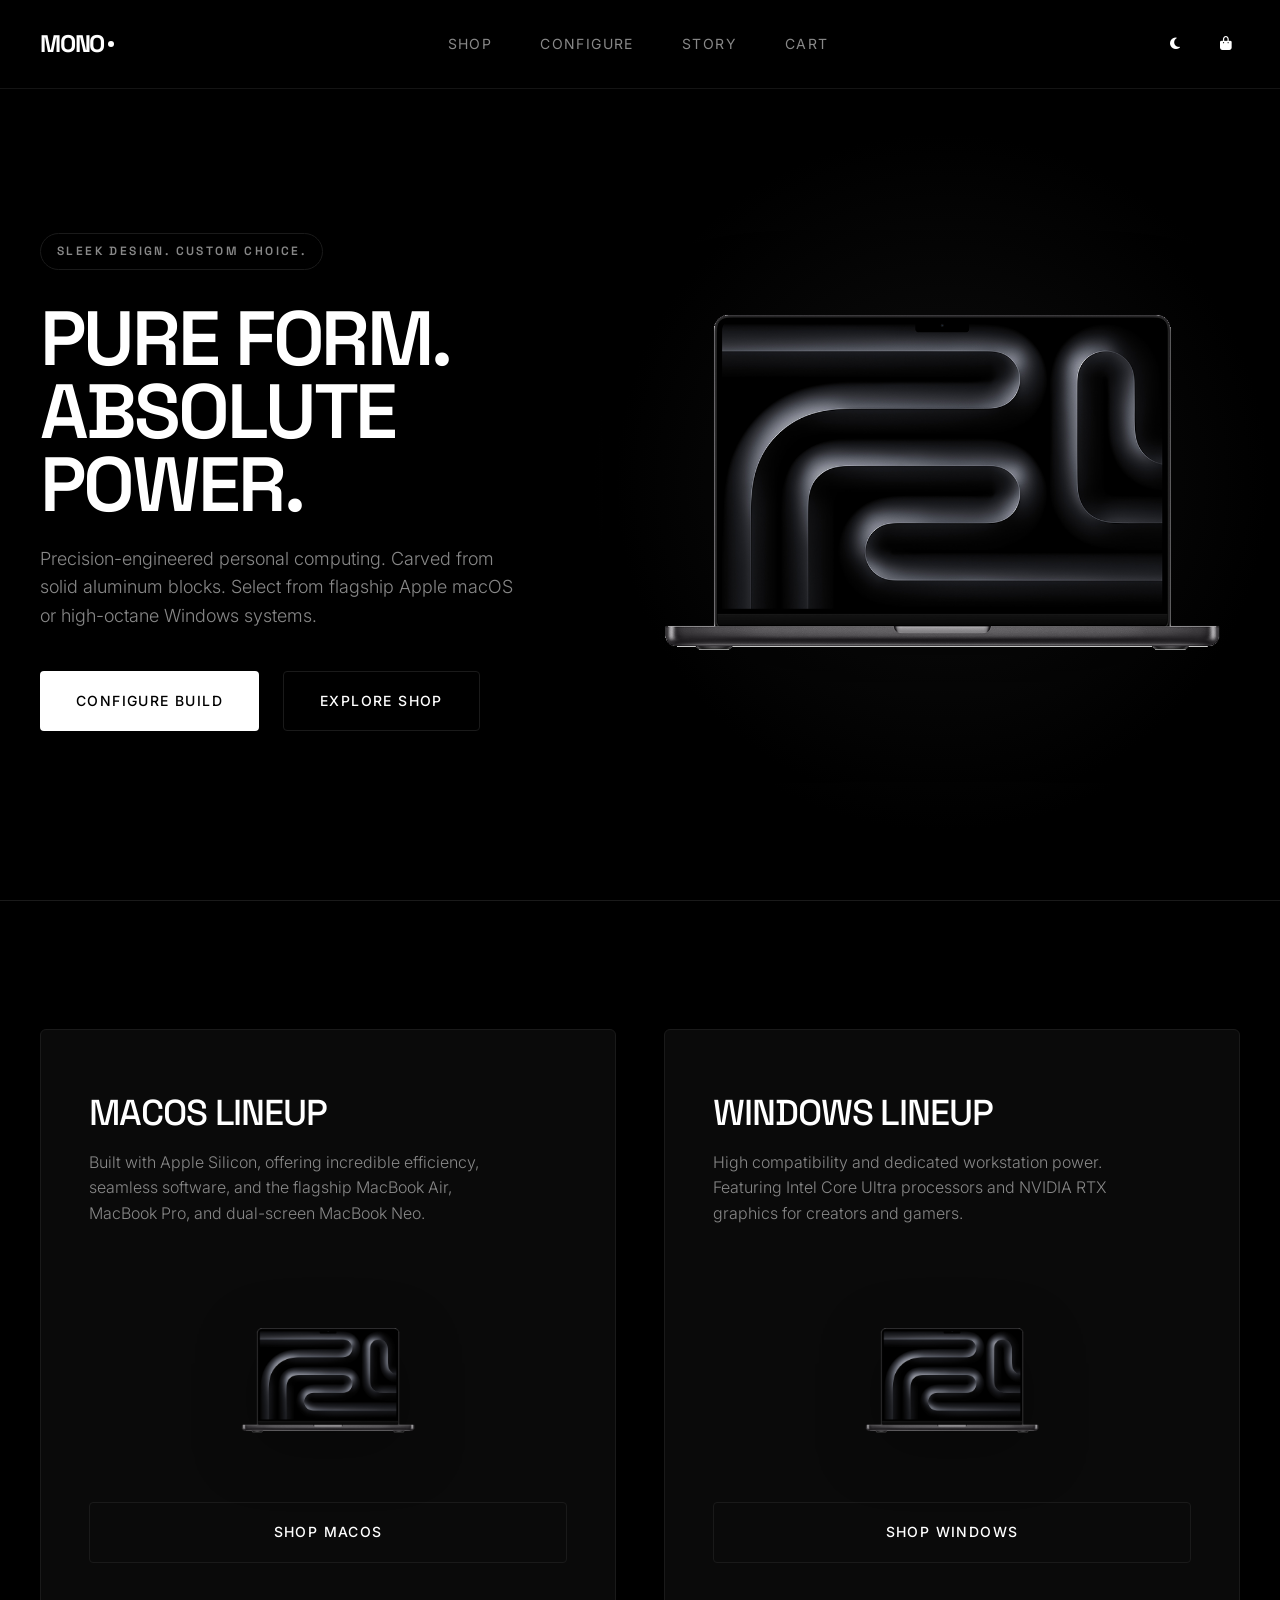
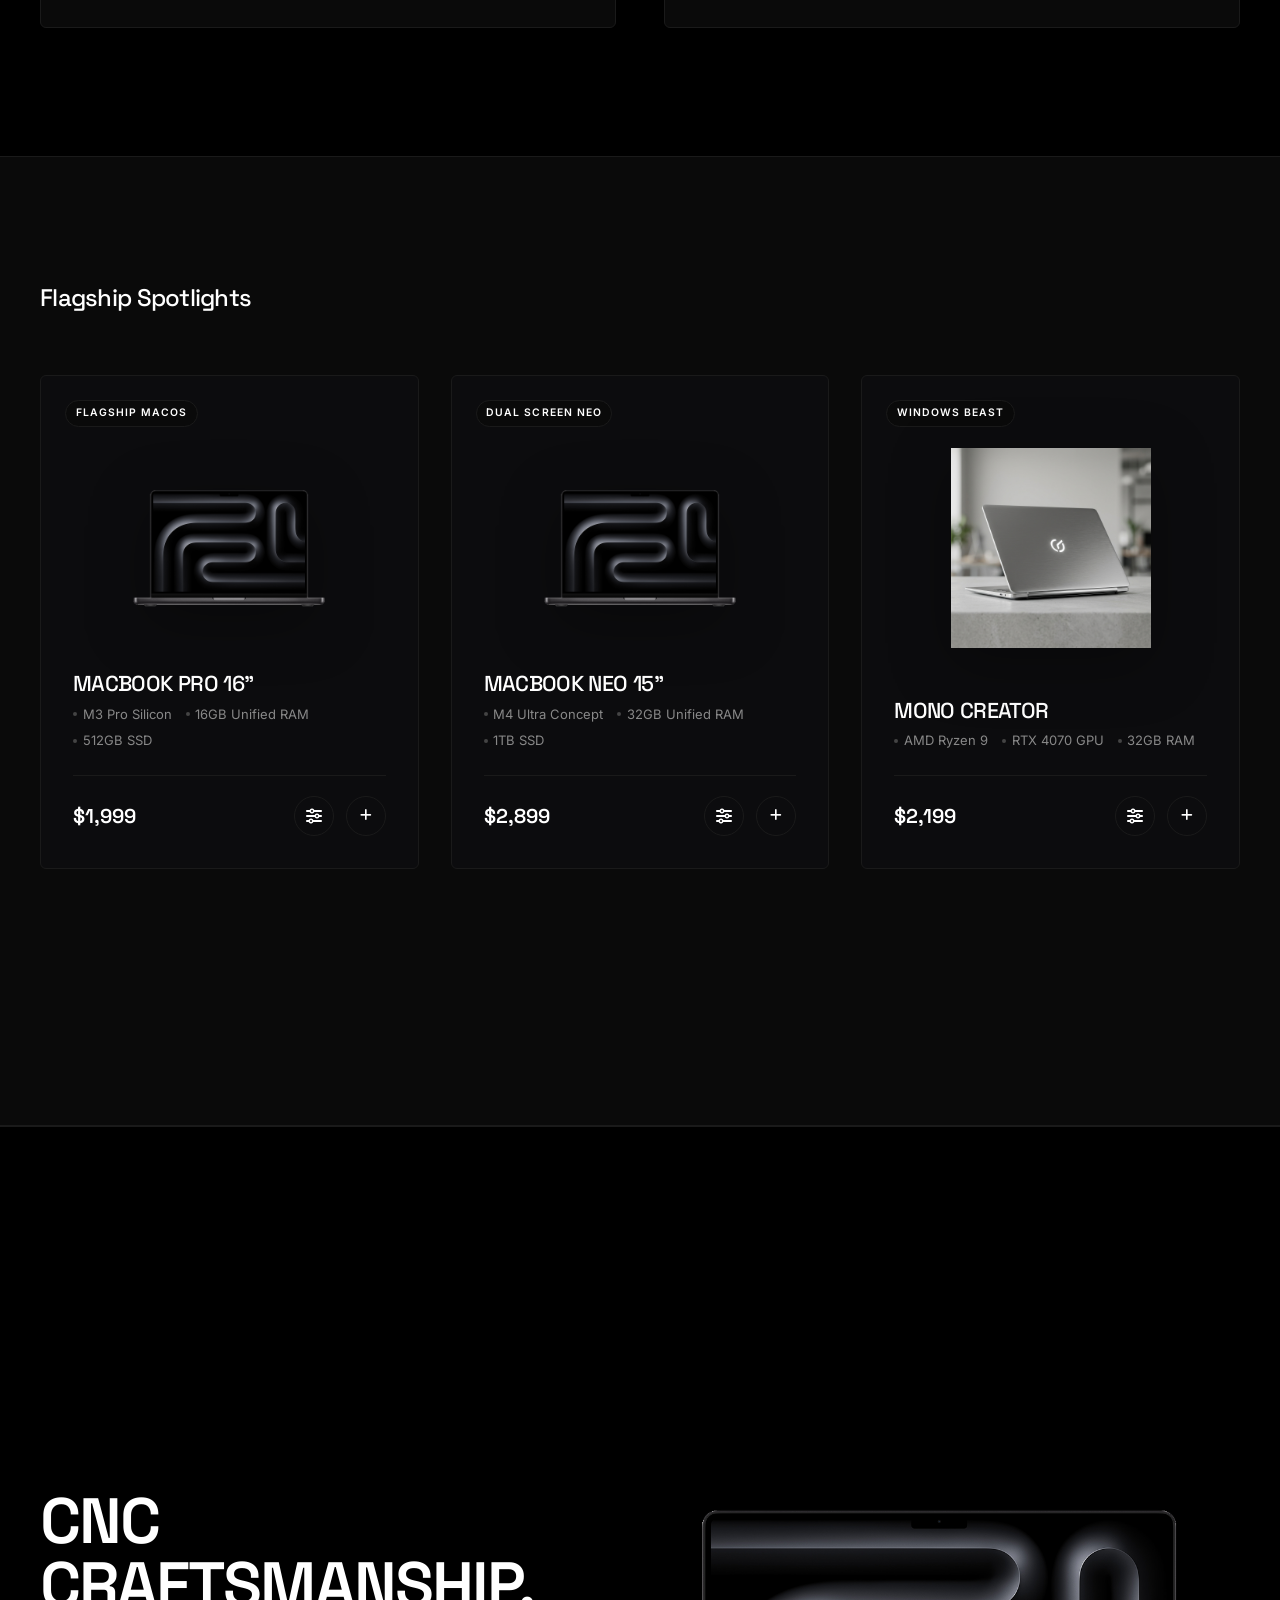
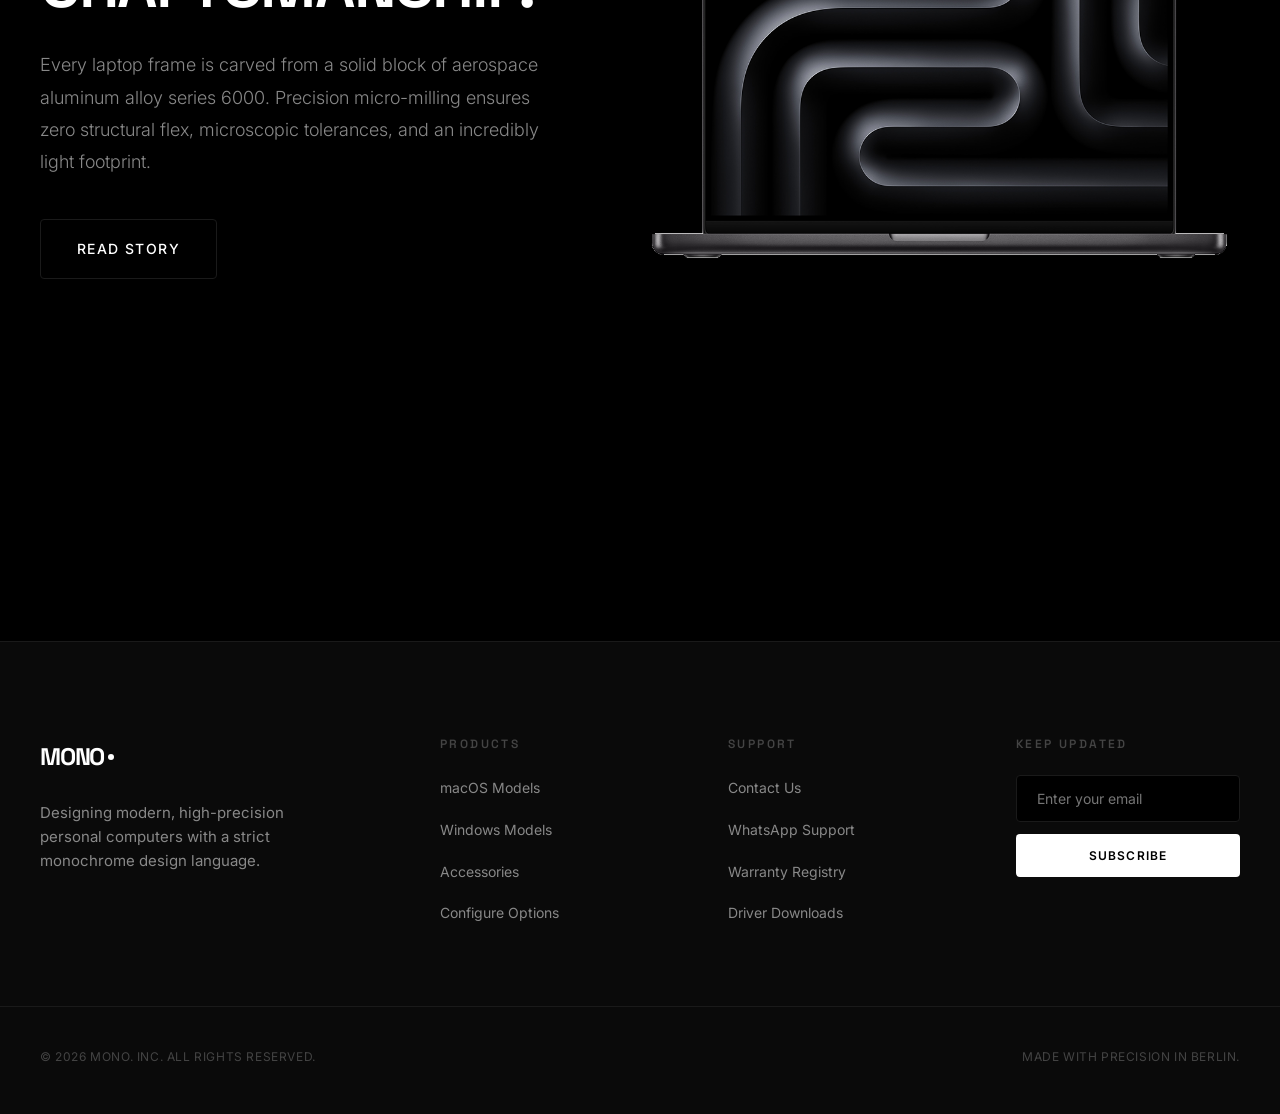
<file: index.html>
<!DOCTYPE html>
<html lang="en">
<head>
    <meta charset="UTF-8">
    <meta name="viewport" content="width=device-width, initial-scale=1.0">
    <meta name="description" content="MONO Laptops - Premium minimalist laptops running macOS and Windows. Configure your MacBook Air, MacBook Pro, MacBook Neo, or high-performance Windows Creator system.">
    <title>MONO. | Premium Minimalist Laptops</title>
    <!-- FontAwesome for icons -->
    <link rel="stylesheet" href="https://cdnjs.cloudflare.com/ajax/libs/font-awesome/6.4.0/css/all.min.css">
    <!-- Style Sheet -->
    <link rel="stylesheet" href="styles.css">
</head>
<body>

    <!-- GLOBAL HEADER -->
    <header id="main-header">
        <div class="container nav-container">
            <a href="index.html" class="logo" id="brand-logo">MONO<span></span></a>
            
            <nav>
                <ul class="nav-links" id="desktop-menu">
                    <li><a href="products.html" class="nav-link">Shop</a></li>
                    <li><a href="configure.html" class="nav-link">Configure</a></li>
                    <li><a href="about.html" class="nav-link">Story</a></li>
                    <li><a href="cart.html" class="nav-link">Cart</a></li>
                </ul>
            </nav>
            
            <div class="nav-actions">
                <button class="nav-btn" id="theme-toggle-btn" aria-label="Toggle Dark/Light Theme">
                    <i class="fa-solid fa-moon theme-icon-moon"></i>
                    <i class="fa-solid fa-sun theme-icon-sun"></i>
                </button>
                <button class="nav-btn" id="cart-trigger-btn" aria-label="Open Shopping Drawer">
                    <i class="fa-solid fa-bag-shopping"></i>
                    <span class="cart-count" id="global-cart-count">0</span>
                </button>
                <button class="nav-btn menu-toggle" id="mobile-menu-btn" aria-label="Toggle Navigation Menu">
                    <i class="fa-solid fa-bars" id="menu-icon"></i>
                </button>
            </div>
        </div>
    </header>

    <!-- MOBILE NAVIGATION MENU -->
    <div class="mobile-nav" id="mobile-nav-panel">
        <ul class="mobile-nav-links">
            <li><a href="products.html" onclick="toggleMobileMenu()">Shop</a></li>
            <li><a href="configure.html" onclick="toggleMobileMenu()">Configure</a></li>
            <li><a href="about.html" onclick="toggleMobileMenu()">Story</a></li>
            <li><a href="cart.html" onclick="toggleMobileMenu()">Cart</a></li>
        </ul>
    </div>

    <!-- HOME HERO SECTION -->
    <section class="hero" id="home">
        <div class="container hero-grid">
            <div class="hero-content">
                <div class="hero-badge fade-up-init">Sleek Design. Custom Choice.</div>
                <h1 class="hero-title fade-up-init delay-100">Pure Form.<br>Absolute Power.</h1>
                <p class="hero-description fade-up-init delay-200">
                    Precision-engineered personal computing. Carved from solid aluminum blocks. Select from flagship Apple macOS or high-octane Windows systems.
                </p>
                <div class="hero-ctas fade-up-init delay-300">
                    <a href="configure.html" class="btn btn-primary">Configure Build</a>
                    <a href="products.html" class="btn btn-secondary">Explore Shop</a>
                </div>
            </div>
            <div class="hero-image-wrapper fade-up-init delay-200">
                <div class="hero-image-bg"></div>
                <img src="assets/mbp14-m4-2024-1093056707.png" alt="MacBook Pro Obsidian Black" class="hero-image" id="hero-laptop-image">
            </div>
        </div>
    </section>

    <!-- OS DUAL BLOCKS SECTION (MAC VS WINDOWS) -->
    <section class="dual-platforms" id="os-showcase">
        <div class="container">
            <div class="dual-grid">
                <!-- MacOS Block -->
                <div class="platform-block fade-up-init" id="macos-promo">
                    <div class="platform-header">
                        <h3>macOS Lineup</h3>
                        <p>Built with Apple Silicon, offering incredible efficiency, seamless software, and the flagship MacBook Air, MacBook Pro, and dual-screen MacBook Neo.</p>
                    </div>
                    <div class="platform-img-box">
                        <img src="assets/mbp14-m4-2024-1093056707.png" alt="MacBook Neo Dual Screen Concept">
                    </div>
                    <a href="products.html?filter=macos" class="btn btn-secondary">Shop macOS</a>
                </div>

                <!-- Windows Block -->
                <div class="platform-block fade-up-init delay-100" id="windows-promo">
                    <div class="platform-header">
                        <h3>Windows Lineup</h3>
                        <p>High compatibility and dedicated workstation power. Featuring Intel Core Ultra processors and NVIDIA RTX graphics for creators and gamers.</p>
                    </div>
                    <div class="platform-img-box">
                        <img src="assets/mbp14-m4-2024-1093056707.png" alt="MONO Windows Creator Laptop">
                    </div>
                    <a href="products.html?filter=windows" class="btn btn-secondary">Shop Windows</a>
                </div>
            </div>
        </div>
    </section>

    <!-- SPOTLIGHT GRID HERO SHOWCASE -->
    <section class="dual-platforms" style="padding-top: 0; background-color: var(--bg-secondary); border-bottom: 1px solid var(--border-color);">
        <div class="container" style="padding-top: 8rem; padding-bottom: 8rem;">
            <h2 class="section-title fade-up-init" style="margin-bottom: 4rem;">Flagship Spotlights</h2>
            <div class="product-grid">
                <!-- Card 1: MacBook Pro -->
                <div class="product-card fade-up-init" id="card-spotlight-macbook-pro">
                    <span class="product-tag">Flagship macOS</span>
                    <div class="product-image-container">
                        <img src="assets/mbp14-m4-2024-1093056707.png" alt="MacBook Pro" class="product-img">
                    </div>
                    <div class="product-info">
                        <h3 class="product-title">MacBook Pro 16"</h3>
                        <ul class="product-specs">
                            <li>M3 Pro Silicon</li>
                            <li>16GB Unified RAM</li>
                            <li>512GB SSD</li>
                        </ul>
                        <div class="product-footer">
                            <span class="product-price">$1,999</span>
                            <div class="product-actions">
                                <a href="configure.html?model=macbook-pro" class="product-action-btn" aria-label="Configure MacBook Pro">
                                    <i class="fa-solid fa-sliders"></i>
                                </a>
                                <button class="product-action-btn shop-quick-add" data-id="macbook-pro" aria-label="Add MacBook Pro to Cart">
                                    <i class="fa-solid fa-plus"></i>
                                </button>
                            </div>
                        </div>
                    </div>
                </div>

                <!-- Card 2: MacBook Neo Concept -->
                <div class="product-card fade-up-init delay-100" id="card-spotlight-macbook-neo">
                    <span class="product-tag">Dual Screen Neo</span>
                    <div class="product-image-container">
                        <img src="assets/mbp14-m4-2024-1093056707.png" alt="MacBook Neo" class="product-img">
                    </div>
                    <div class="product-info">
                        <h3 class="product-title">MacBook Neo 15"</h3>
                        <ul class="product-specs">
                            <li>M4 Ultra Concept</li>
                            <li>32GB Unified RAM</li>
                            <li>1TB SSD</li>
                        </ul>
                        <div class="product-footer">
                            <span class="product-price">$2,899</span>
                            <div class="product-actions">
                                <a href="configure.html?model=macbook-neo" class="product-action-btn" aria-label="Configure MacBook Neo">
                                    <i class="fa-solid fa-sliders"></i>
                                </a>
                                <button class="product-action-btn shop-quick-add" data-id="macbook-neo" aria-label="Add MacBook Neo to Cart">
                                    <i class="fa-solid fa-plus"></i>
                                </button>
                            </div>
                        </div>
                    </div>
                </div>

                <!-- Card 3: Windows Creator -->
                <div class="product-card fade-up-init delay-200" id="card-spotlight-windows-creator">
                    <span class="product-tag">Windows Beast</span>
                    <div class="product-image-container">
                        <img src="assets/mono_silver.png" alt="Windows Creator Laptop" class="product-img">
                    </div>
                    <div class="product-info">
                        <h3 class="product-title">MONO Creator</h3>
                        <ul class="product-specs">
                            <li>AMD Ryzen 9</li>
                            <li>RTX 4070 GPU</li>
                            <li>32GB RAM</li>
                        </ul>
                        <div class="product-footer">
                            <span class="product-price">$2,199</span>
                            <div class="product-actions">
                                <a href="configure.html?model=windows-creator" class="product-action-btn" aria-label="Configure Windows Creator">
                                    <i class="fa-solid fa-sliders"></i>
                                </a>
                                <button class="product-action-btn shop-quick-add" data-id="windows-creator" aria-label="Add MONO Windows Creator to Cart">
                                    <i class="fa-solid fa-plus"></i>
                                </button>
                            </div>
                        </div>
                    </div>
                </div>
            </div>
        </div>
    </section>

    <!-- CORE TECHNOLOGY SHOWCASE -->
    <section class="dual-platforms" style="background-color: var(--bg-primary);">
        <div class="container" style="padding-top: 8rem; padding-bottom: 8rem;">
            <div class="about-editorial" style="margin-bottom: 0;">
                <div class="showcase-content">
                    <h2 class="editorial-title fade-up-init">CNC Craftsmanship.</h2>
                    <p class="editorial-text fade-up-init delay-100" style="margin-top: 2rem;">
                        Every laptop frame is carved from a solid block of aerospace aluminum alloy series 6000. Precision micro-milling ensures zero structural flex, microscopic tolerances, and an incredibly light footprint.
                    </p>
                    <a href="about.html" class="btn btn-secondary fade-up-init delay-200" style="margin-top: 2.5rem;">Read Story</a>
                </div>
                <div class="hero-image-wrapper fade-up-init delay-200">
                    <img src="assets/mbp14-m4-2024-1093056707.png" alt="Chassis engineering profile" style="filter: drop-shadow(0 20px 40px rgba(0,0,0,0.5)); border-radius: 4px;">
                </div>
            </div>
        </div>
    </section>

    <!-- SHOPPING DRAWER OVERLAY -->
    <div class="cart-overlay" id="shopping-cart-overlay">
        <div class="cart-drawer" id="shopping-cart-drawer">
            <div class="cart-header">
                <h3>Your Bag</h3>
                <button class="cart-close-btn" id="cart-close-btn" aria-label="Close Shopping Drawer">
                    <i class="fa-solid fa-xmark"></i>
                </button>
            </div>
            
            <div class="cart-items-container" id="cart-items-wrapper">
                <div class="cart-empty" id="cart-empty-message">
                    <i class="fa-solid fa-bag-shopping"></i>
                    <p>Your bag is currently empty.</p>
                </div>
            </div>

            <div class="cart-drawer-footer">
                <div class="cart-subtotal-row">
                    <span class="subtotal-label">Subtotal</span>
                    <span class="subtotal-val" id="cart-subtotal-display">$0</span>
                </div>
                <button class="btn btn-primary checkout-btn" id="cart-checkout-btn">Checkout</button>
            </div>
        </div>
    </div>

    <!-- FOOTER -->
    <footer id="support">
        <div class="container footer-grid">
            <div class="footer-brand fade-up-init">
                <a href="#" class="logo">MONO<span></span></a>
                <p>Designing modern, high-precision personal computers with a strict monochrome design language.</p>
            </div>
            
            <div class="footer-column fade-up-init delay-100">
                <h4>Products</h4>
                <ul class="footer-links">
                    <li><a href="products.html?filter=macos">macOS Models</a></li>
                    <li><a href="products.html?filter=windows">Windows Models</a></li>
                    <li><a href="products.html?filter=accessories">Accessories</a></li>
                    <li><a href="configure.html">Configure Options</a></li>
                </ul>
            </div>

            <div class="footer-column fade-up-init delay-200">
                <h4>Support</h4>
                <ul class="footer-links">
                    <li><a href="#">Contact Us</a></li>
                    <li><a href="#">WhatsApp Support</a></li>
                    <li><a href="#">Warranty Registry</a></li>
                    <li><a href="#">Driver Downloads</a></li>
                </ul>
            </div>

            <div class="footer-column fade-up-init delay-300">
                <h4>Keep Updated</h4>
                <form class="newsletter-form" id="newsletter-form-container" onsubmit="event.preventDefault(); alert('Subscribed successfully!');">
                    <input type="email" placeholder="Enter your email" class="newsletter-input" required aria-label="Email address for updates">
                    <button type="submit" class="newsletter-submit">Subscribe</button>
                </form>
            </div>
        </div>

        <div class="container footer-bottom">
            <span>&copy; 2026 MONO. Inc. All rights reserved.</span>
            <span>Made with precision in Berlin.</span>
        </div>
    </footer>

    <!-- Image asset mappings helper -->
    <script>
        const imagePaths = {
            black: 'assets/mbp14-m4-2024-1093056707.png',
            white: 'assets/mbp14-m4-2024-1093056707.png',
            silver: 'assets/mbp14-m4-2024-1093056707.png'
        };
    </script>
    <script src="app.js"></script>
</body>
</html>
</file>
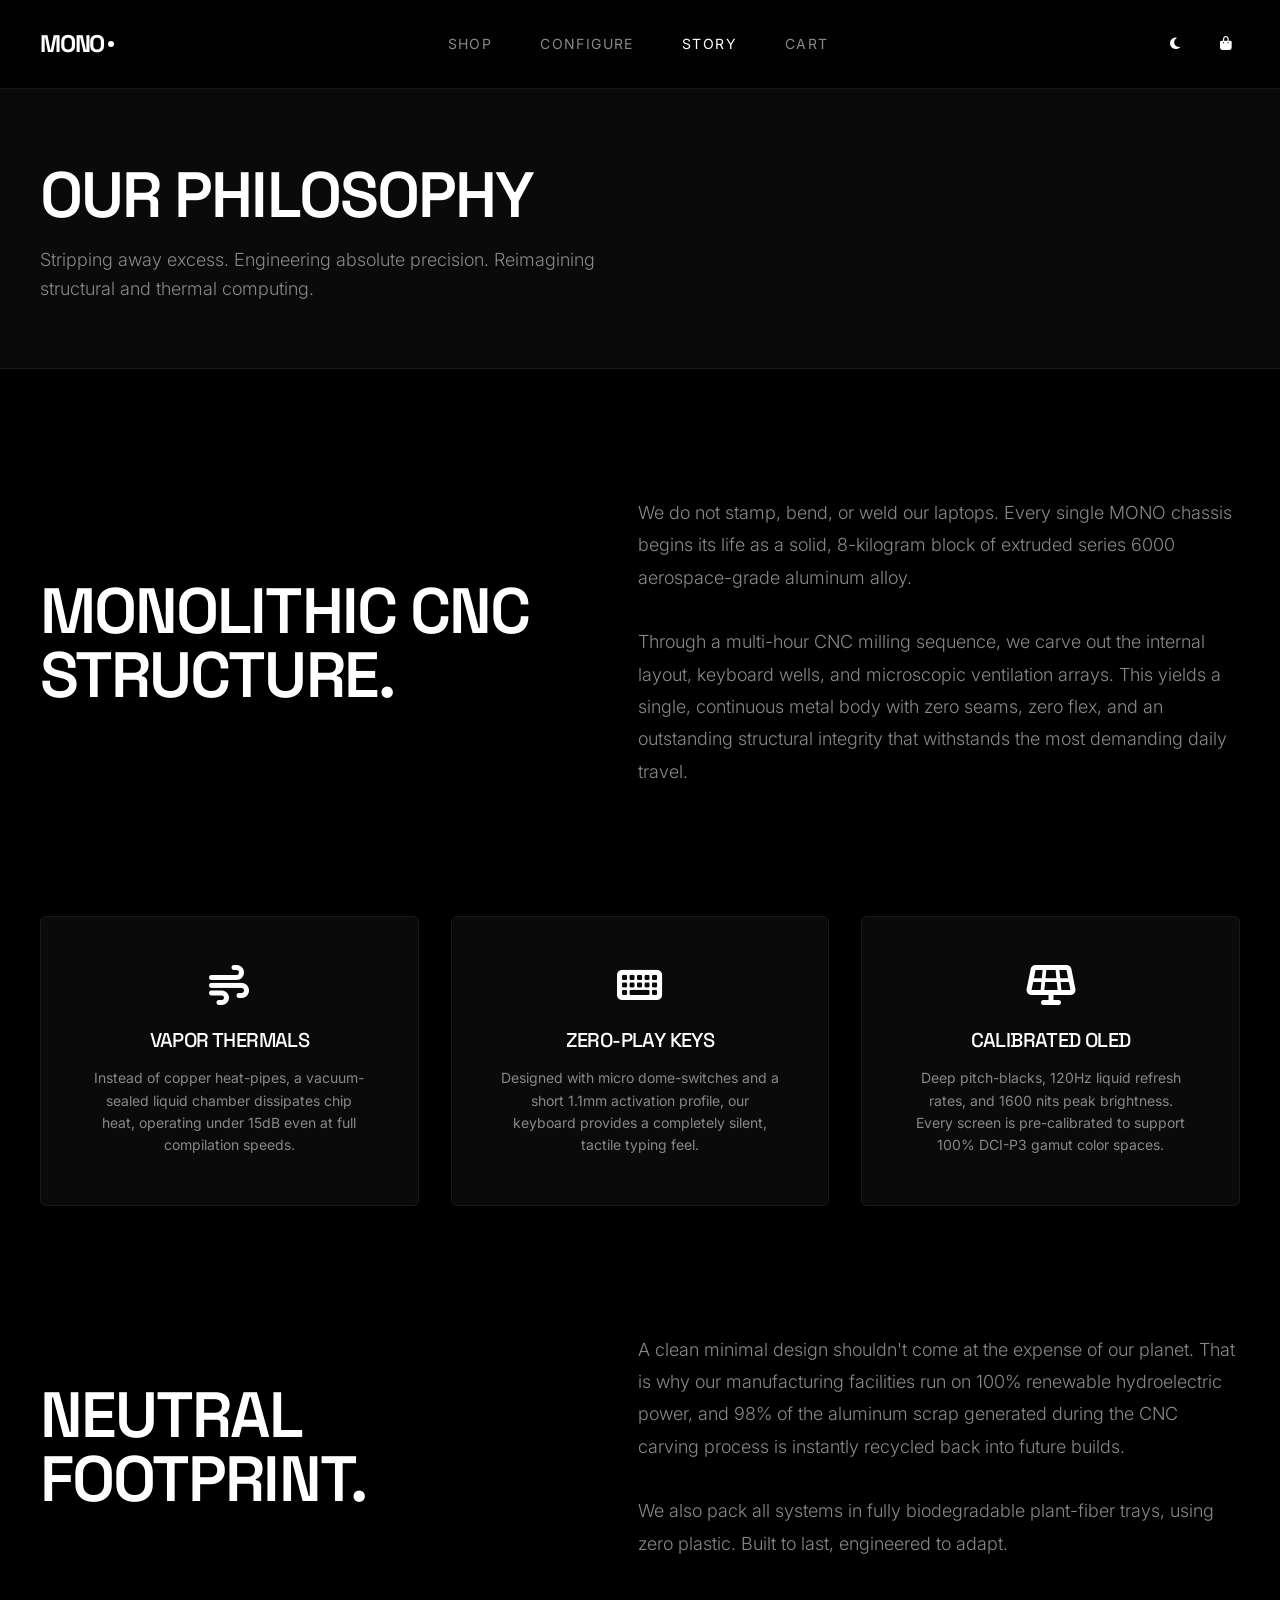
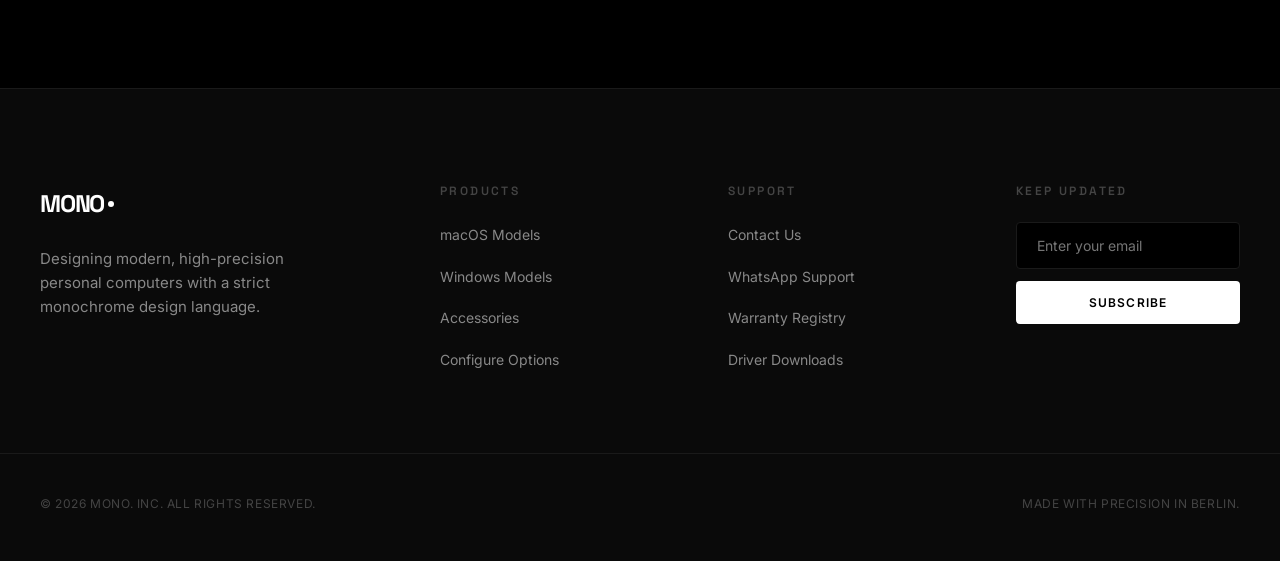
<file: about.html>
<!DOCTYPE html>
<html lang="en">
<head>
    <meta charset="UTF-8">
    <meta name="viewport" content="width=device-width, initial-scale=1.0">
    <meta name="description" content="Discover MONO Laptops story. Engineered with monolithic CNC-milled aluminum, liquid vapor chambers, and calibrated OLED screens.">
    <title>Our Story | MONO. Laptops</title>
    <!-- FontAwesome for icons -->
    <link rel="stylesheet" href="https://cdnjs.cloudflare.com/ajax/libs/font-awesome/6.4.0/css/all.min.css">
    <!-- Style Sheet -->
    <link rel="stylesheet" href="styles.css">
</head>
<body>

    <!-- GLOBAL HEADER -->
    <header id="main-header">
        <div class="container nav-container">
            <a href="index.html" class="logo" id="brand-logo">MONO<span></span></a>
            
            <nav>
                <ul class="nav-links" id="desktop-menu">
                    <li><a href="products.html" class="nav-link">Shop</a></li>
                    <li><a href="configure.html" class="nav-link">Configure</a></li>
                    <li><a href="about.html" class="nav-link active">Story</a></li>
                    <li><a href="cart.html" class="nav-link">Cart</a></li>
                </ul>
            </nav>
            
            <div class="nav-actions">
                <button class="nav-btn" id="theme-toggle-btn" aria-label="Toggle Dark/Light Theme">
                    <i class="fa-solid fa-moon theme-icon-moon"></i>
                    <i class="fa-solid fa-sun theme-icon-sun"></i>
                </button>
                <button class="nav-btn" id="cart-trigger-btn" aria-label="Open Shopping Drawer">
                    <i class="fa-solid fa-bag-shopping"></i>
                    <span class="cart-count" id="global-cart-count">0</span>
                </button>
                <button class="nav-btn menu-toggle" id="mobile-menu-btn" aria-label="Toggle Navigation Menu">
                    <i class="fa-solid fa-bars" id="menu-icon"></i>
                </button>
            </div>
        </div>
    </header>

    <!-- MOBILE NAVIGATION MENU -->
    <div class="mobile-nav" id="mobile-nav-panel">
        <ul class="mobile-nav-links">
            <li><a href="products.html" onclick="toggleMobileMenu()">Shop</a></li>
            <li><a href="configure.html" onclick="toggleMobileMenu()">Configure</a></li>
            <li><a href="about.html" onclick="toggleMobileMenu()">Story</a></li>
            <li><a href="cart.html" onclick="toggleMobileMenu()">Cart</a></li>
        </ul>
    </div>

    <!-- PAGE HERO BANNER -->
    <section class="page-hero">
        <div class="container">
            <h1 class="page-hero-title">Our Philosophy</h1>
            <p class="page-hero-subtitle">Stripping away excess. Engineering absolute precision. Reimagining structural and thermal computing.</p>
        </div>
    </section>

    <!-- BRAND STORY EDITORIAL CONTENT -->
    <section class="about-section">
        <div class="container">
            
            <!-- Monolithic Chassis Story -->
            <div class="about-editorial fade-up-init">
                <h2 class="editorial-title">Monolithic CNC Structure.</h2>
                <div class="editorial-text">
                    <p>
                        We do not stamp, bend, or weld our laptops. Every single MONO chassis begins its life as a solid, 8-kilogram block of extruded series 6000 aerospace-grade aluminum alloy.
                    </p>
                    <p>
                        Through a multi-hour CNC milling sequence, we carve out the internal layout, keyboard wells, and microscopic ventilation arrays. This yields a single, continuous metal body with zero seams, zero flex, and an outstanding structural integrity that withstands the most demanding daily travel.
                    </p>
                </div>
            </div>

            <!-- Technology Pillars Grid -->
            <div class="about-gallery">
                <div class="gallery-card fade-up-init">
                    <i class="fa-solid fa-wind"></i>
                    <h4>Vapor Thermals</h4>
                    <p>Instead of copper heat-pipes, a vacuum-sealed liquid chamber dissipates chip heat, operating under 15dB even at full compilation speeds.</p>
                </div>
                <div class="gallery-card fade-up-init delay-100">
                    <i class="fa-solid fa-keyboard"></i>
                    <h4>Zero-Play Keys</h4>
                    <p>Designed with micro dome-switches and a short 1.1mm activation profile, our keyboard provides a completely silent, tactile typing feel.</p>
                </div>
                <div class="gallery-card fade-up-init delay-200">
                    <i class="fa-solid fa-solar-panel"></i>
                    <h4>Calibrated OLED</h4>
                    <p>Deep pitch-blacks, 120Hz liquid refresh rates, and 1600 nits peak brightness. Every screen is pre-calibrated to support 100% DCI-P3 gamut color spaces.</p>
                </div>
            </div>

            <!-- Environmental Commitment Story -->
            <div class="about-editorial fade-up-init" style="margin-bottom: 0;">
                <h2 class="editorial-title">Neutral Footprint.</h2>
                <div class="editorial-text">
                    <p>
                        A clean minimal design shouldn't come at the expense of our planet. That is why our manufacturing facilities run on 100% renewable hydroelectric power, and 98% of the aluminum scrap generated during the CNC carving process is instantly recycled back into future builds.
                    </p>
                    <p>
                        We also pack all systems in fully biodegradable plant-fiber trays, using zero plastic. Built to last, engineered to adapt.
                    </p>
                </div>
            </div>

        </div>
    </section>

    <!-- SHOPPING DRAWER OVERLAY -->
    <div class="cart-overlay" id="shopping-cart-overlay">
        <div class="cart-drawer" id="shopping-cart-drawer">
            <div class="cart-header">
                <h3>Your Bag</h3>
                <button class="cart-close-btn" id="cart-close-btn" aria-label="Close Shopping Drawer">
                    <i class="fa-solid fa-xmark"></i>
                </button>
            </div>
            
            <div class="cart-items-container" id="cart-items-wrapper">
                <div class="cart-empty" id="cart-empty-message">
                    <i class="fa-solid fa-bag-shopping"></i>
                    <p>Your bag is currently empty.</p>
                </div>
            </div>

            <div class="cart-drawer-footer">
                <div class="cart-subtotal-row">
                    <span class="subtotal-label">Subtotal</span>
                    <span class="subtotal-val" id="cart-subtotal-display">$0</span>
                </div>
                <button class="btn btn-primary checkout-btn" id="cart-checkout-btn">Checkout</button>
            </div>
        </div>
    </div>

    <!-- GLOBAL FOOTER -->
    <footer id="support">
        <div class="container footer-grid">
            <div class="footer-brand">
                <a href="#" class="logo">MONO<span></span></a>
                <p>Designing modern, high-precision personal computers with a strict monochrome design language.</p>
            </div>
            
            <div class="footer-column">
                <h4>Products</h4>
                <ul class="footer-links">
                    <li><a href="products.html?filter=macos">macOS Models</a></li>
                    <li><a href="products.html?filter=windows">Windows Models</a></li>
                    <li><a href="products.html?filter=accessories">Accessories</a></li>
                    <li><a href="configure.html">Configure Options</a></li>
                </ul>
            </div>

            <div class="footer-column">
                <h4>Support</h4>
                <ul class="footer-links">
                    <li><a href="#">Contact Us</a></li>
                    <li><a href="#">WhatsApp Support</a></li>
                    <li><a href="#">Warranty Registry</a></li>
                    <li><a href="#">Driver Downloads</a></li>
                </ul>
            </div>

            <div class="footer-column">
                <h4>Keep Updated</h4>
                <form class="newsletter-form" id="newsletter-form-container" onsubmit="event.preventDefault(); alert('Subscribed successfully!');">
                    <input type="email" placeholder="Enter your email" class="newsletter-input" required aria-label="Email address for updates">
                    <button type="submit" class="newsletter-submit">Subscribe</button>
                </form>
            </div>
        </div>

        <div class="container footer-bottom">
            <span>&copy; 2026 MONO. Inc. All rights reserved.</span>
            <span>Made with precision in Berlin.</span>
        </div>
    </footer>

    <script src="app.js"></script>
</body>
</html>
</file>
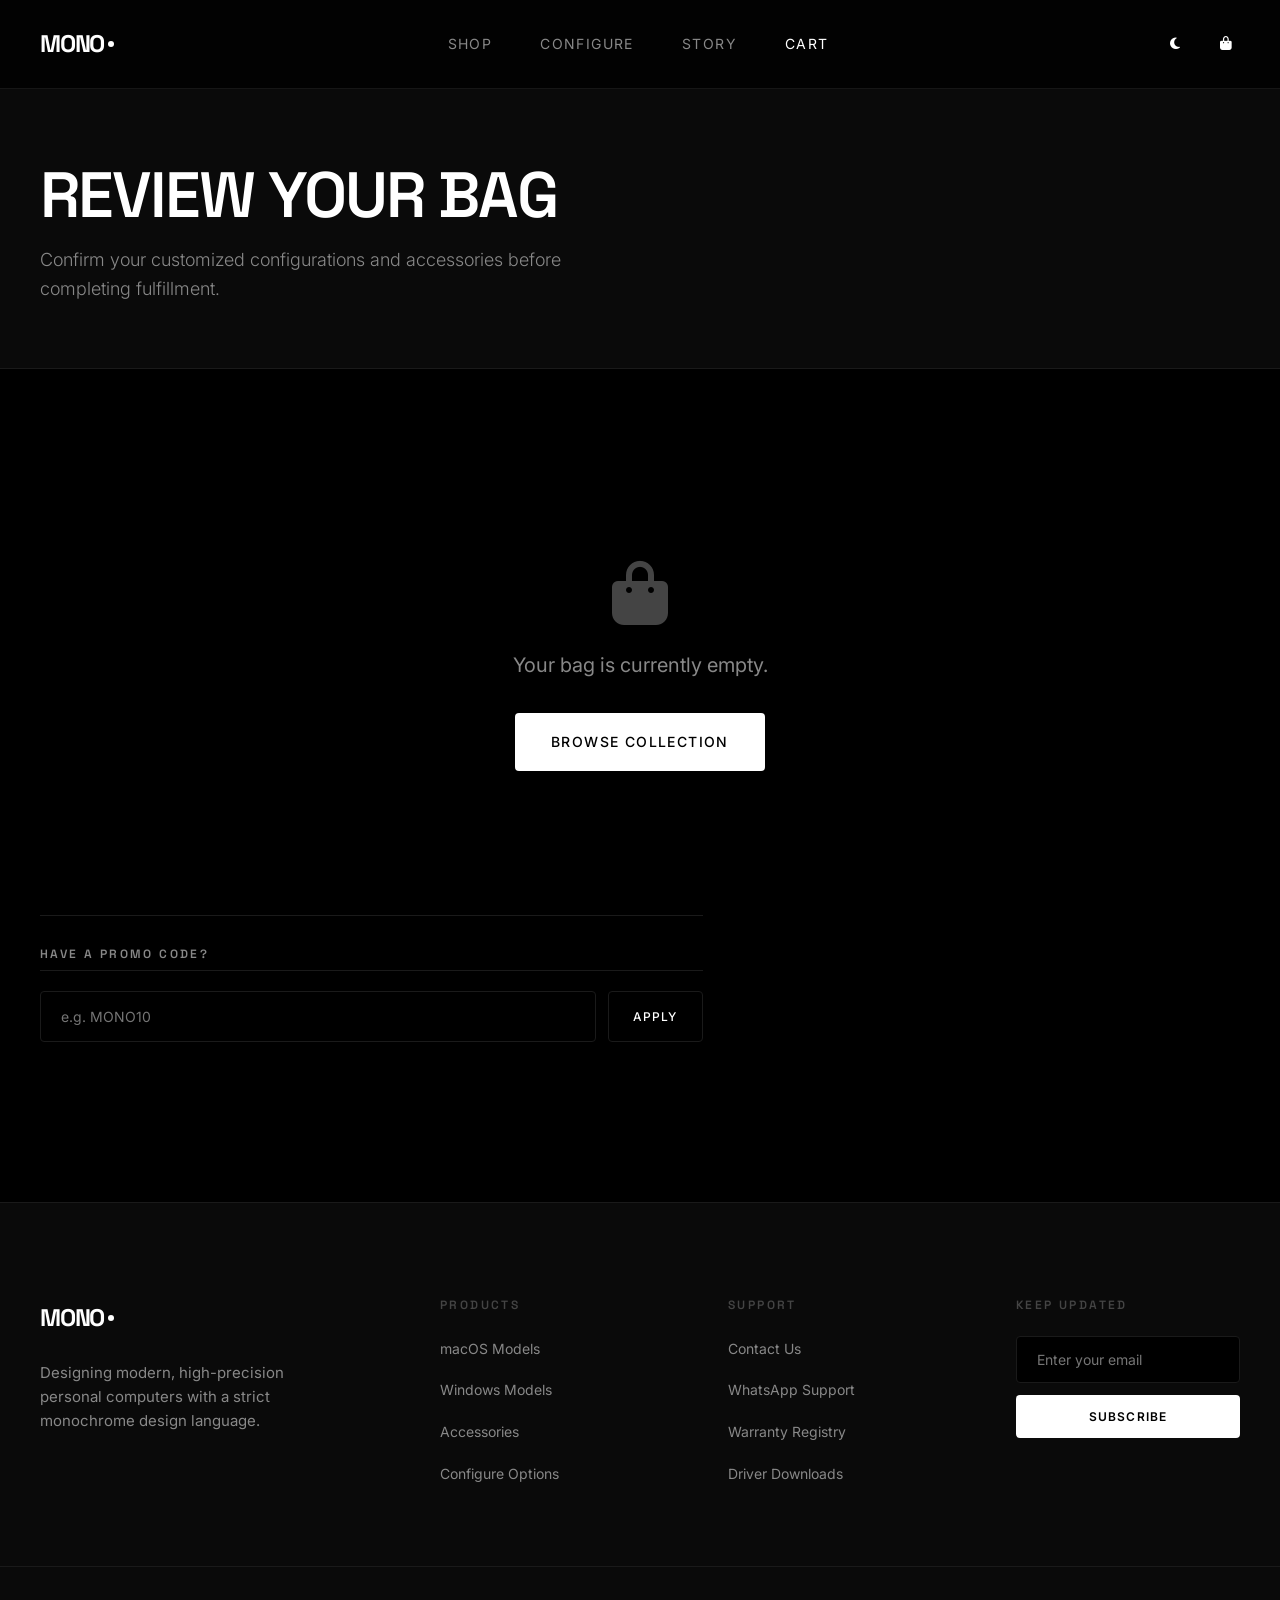
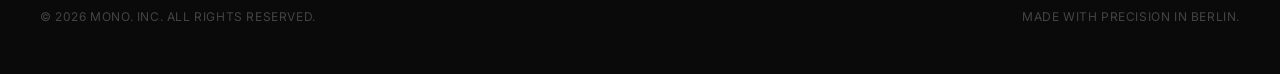
<file: cart.html>
<!DOCTYPE html>
<html lang="en">
<head>
    <meta charset="UTF-8">
    <meta name="viewport" content="width=device-width, initial-scale=1.0">
    <meta name="description" content="Review your MONO Laptops cart and proceed to checkout. Place your order directly via WhatsApp or standard payment processing.">
    <title>Your Bag | MONO. Laptops</title>
    <!-- FontAwesome for icons -->
    <link rel="stylesheet" href="https://cdnjs.cloudflare.com/ajax/libs/font-awesome/6.4.0/css/all.min.css">
    <!-- Style Sheet -->
    <link rel="stylesheet" href="styles.css">
</head>
<body>

    <!-- Identifying container for app.js cart check -->
    <div id="cart-page-container" style="display: none;"></div>

    <!-- GLOBAL HEADER -->
    <header id="main-header">
        <div class="container nav-container">
            <a href="index.html" class="logo" id="brand-logo">MONO<span></span></a>
            
            <nav>
                <ul class="nav-links" id="desktop-menu">
                    <li><a href="products.html" class="nav-link">Shop</a></li>
                    <li><a href="configure.html" class="nav-link">Configure</a></li>
                    <li><a href="about.html" class="nav-link">Story</a></li>
                    <li><a href="cart.html" class="nav-link active">Cart</a></li>
                </ul>
            </nav>
            
            <div class="nav-actions">
                <button class="nav-btn" id="theme-toggle-btn" aria-label="Toggle Dark/Light Theme">
                    <i class="fa-solid fa-moon theme-icon-moon"></i>
                    <i class="fa-solid fa-sun theme-icon-sun"></i>
                </button>
                <button class="nav-btn" id="cart-trigger-btn" aria-label="Open Shopping Drawer">
                    <i class="fa-solid fa-bag-shopping"></i>
                    <span class="cart-count" id="global-cart-count">0</span>
                </button>
                <button class="nav-btn menu-toggle" id="mobile-menu-btn" aria-label="Toggle Navigation Menu">
                    <i class="fa-solid fa-bars" id="menu-icon"></i>
                </button>
            </div>
        </div>
    </header>

    <!-- MOBILE NAVIGATION MENU -->
    <div class="mobile-nav" id="mobile-nav-panel">
        <ul class="mobile-nav-links">
            <li><a href="products.html" onclick="toggleMobileMenu()">Shop</a></li>
            <li><a href="configure.html" onclick="toggleMobileMenu()">Configure</a></li>
            <li><a href="about.html" onclick="toggleMobileMenu()">Story</a></li>
            <li><a href="cart.html" onclick="toggleMobileMenu()">Cart</a></li>
        </ul>
    </div>

    <!-- PAGE HERO BANNER -->
    <section class="page-hero">
        <div class="container">
            <h1 class="page-hero-title">Review Your Bag</h1>
            <p class="page-hero-subtitle">Confirm your customized configurations and accessories before completing fulfillment.</p>
        </div>
    </section>

    <!-- CART PAGE LAYOUT -->
    <section class="cart-layout">
        <div class="container">
            
            <!-- Empty State Fallback -->
            <div class="cart-empty" id="cart-page-empty" style="display: none; padding: 6rem 0;">
                <i class="fa-solid fa-bag-shopping" style="font-size: 4rem; color: var(--text-muted); margin-bottom: 1.5rem;"></i>
                <p style="font-size: 1.25rem; margin-bottom: 2rem;">Your bag is currently empty.</p>
                <a href="products.html" class="btn btn-primary">Browse Collection</a>
            </div>

            <!-- Active Cart Split Layout -->
            <div class="cart-grid" id="active-cart-grid">
                
                <!-- Left Side: List of custom items & Promo -->
                <div>
                    <div class="cart-items-list" id="cart-page-items">
                        <!-- Dynamic Cart Item Cards rendered here by JS -->
                    </div>

                    <!-- Promo Code Application -->
                    <div class="option-group" style="margin-top: 3rem; border-top: 1px solid var(--border-color); padding-top: 2rem;">
                        <h4 class="config-section-title">Have a Promo Code?</h4>
                        <div class="promo-box">
                            <input type="text" id="promo-code-input" placeholder="e.g. MONO10" class="form-input promo-input" aria-label="Enter promotional discount code">
                            <button class="btn btn-secondary btn-promo-apply" id="apply-coupon-btn">Apply</button>
                        </div>
                    </div>
                </div>

                <!-- Right Side: Shipping Form and Checkout Total Box -->
                <div class="checkout-panel" id="cart-checkout-form-panel">
                    <h3 class="checkout-section-title">Fulfillment Details</h3>
                    
                    <!-- Delivery Info Form -->
                    <form id="shipping-details-form" onsubmit="event.preventDefault();">
                        <div class="form-group">
                            <label class="form-label" for="customer-name">Full Name</label>
                            <input type="text" id="customer-name" placeholder="John Doe" class="form-input" required>
                        </div>
                        <div class="form-group">
                            <label class="form-label" for="customer-phone">Contact Number (WhatsApp enabled)</label>
                            <input type="tel" id="customer-phone" placeholder="+1 (555) 123-4567" class="form-input" required>
                        </div>
                        <div class="form-group">
                            <label class="form-label" for="customer-address">Delivery Address</label>
                            <textarea id="customer-address" placeholder="123 Minimalist Blvd, Berlin, 10115" class="form-input" required></textarea>
                        </div>
                        <div class="form-group" style="margin-bottom: 2.5rem;">
                            <label class="form-label" for="customer-notes">Order Notes (Optional)</label>
                            <input type="text" id="customer-notes" placeholder="Drop off at front desk, call upon arrival" class="form-input">
                        </div>
                    </form>

                    <!-- Order Calculations Table -->
                    <table class="summary-table" style="margin-top: 2rem;">
                        <tbody>
                            <tr>
                                <td class="summary-row-label">Subtotal</td>
                                <td class="summary-row-value" id="summary-subtotal">$0</td>
                            </tr>
                            <tr id="summary-discount-row" style="display: none;">
                                <td class="summary-row-label" style="color: var(--whatsapp-color);">Discount (10%)</td>
                                <td class="summary-row-value" id="summary-discount" style="color: var(--whatsapp-color);">-$0</td>
                            </tr>
                            <tr>
                                <td class="summary-row-label">Estimated Tax (8%)</td>
                                <td class="summary-row-value" id="summary-tax">$0</td>
                            </tr>
                            <tr>
                                <td class="summary-row-label">Shipping</td>
                                <td class="summary-row-value" style="font-weight: 600; text-transform: uppercase;">Free</td>
                            </tr>
                            <tr class="summary-total-row">
                                <td>Estimated Total</td>
                                <td class="summary-row-value" id="summary-total">$0</td>
                            </tr>
                        </tbody>
                    </table>

                    <!-- Checkout Actions -->
                    <div class="checkout-actions">
                        <button type="button" class="btn btn-whatsapp checkout-btn" id="whatsapp-order-btn">
                            <i class="fa-brands fa-whatsapp"></i> Confirm Order via WhatsApp
                        </button>
                    </div>
                </div>

            </div>

        </div>
    </section>

    <!-- SHOPPING DRAWER OVERLAY (Needed for global header compatibility) -->
    <div class="cart-overlay" id="shopping-cart-overlay">
        <div class="cart-drawer" id="shopping-cart-drawer">
            <div class="cart-header">
                <h3>Your Bag</h3>
                <button class="cart-close-btn" id="cart-close-btn" aria-label="Close Shopping Drawer">
                    <i class="fa-solid fa-xmark"></i>
                </button>
            </div>
            
            <div class="cart-items-container" id="cart-items-wrapper">
                <div class="cart-empty" id="cart-empty-message">
                    <i class="fa-solid fa-bag-shopping"></i>
                    <p>Your bag is currently empty.</p>
                </div>
            </div>

            <div class="cart-drawer-footer">
                <div class="cart-subtotal-row">
                    <span class="subtotal-label">Subtotal</span>
                    <span class="subtotal-val" id="cart-subtotal-display">$0</span>
                </div>
                <button class="btn btn-primary checkout-btn" id="cart-checkout-btn">Checkout</button>
            </div>
        </div>
    </div>

    <!-- GLOBAL FOOTER -->
    <footer id="support">
        <div class="container footer-grid">
            <div class="footer-brand">
                <a href="#" class="logo">MONO<span></span></a>
                <p>Designing modern, high-precision personal computers with a strict monochrome design language.</p>
            </div>
            
            <div class="footer-column">
                <h4>Products</h4>
                <ul class="footer-links">
                    <li><a href="products.html?filter=macos">macOS Models</a></li>
                    <li><a href="products.html?filter=windows">Windows Models</a></li>
                    <li><a href="products.html?filter=accessories">Accessories</a></li>
                    <li><a href="configure.html">Configure Options</a></li>
                </ul>
            </div>

            <div class="footer-column">
                <h4>Support</h4>
                <ul class="footer-links">
                    <li><a href="#">Contact Us</a></li>
                    <li><a href="#">WhatsApp Support</a></li>
                    <li><a href="#">Warranty Registry</a></li>
                    <li><a href="#">Driver Downloads</a></li>
                </ul>
            </div>

            <div class="footer-column">
                <h4>Keep Updated</h4>
                <form class="newsletter-form" id="newsletter-form-container" onsubmit="event.preventDefault(); alert('Subscribed successfully!');">
                    <input type="email" placeholder="Enter your email" class="newsletter-input" required aria-label="Email address for updates">
                    <button type="submit" class="newsletter-submit">Subscribe</button>
                </form>
            </div>
        </div>

        <div class="container footer-bottom">
            <span>&copy; 2026 MONO. Inc. All rights reserved.</span>
            <span>Made with precision in Berlin.</span>
        </div>
    </footer>

    <script>
        const imagePaths = {
            black: 'assets/mbp14-m4-2024-1093056707.png',
            white: 'assets/mbp14-m4-2024-1093056707.png',
            silver: 'assets/mbp14-m4-2024-1093056707.png'
        };
    </script>
    <script src="app.js"></script>
</body>
</html>
</file>
<file: styles.css>
@import url('https://fonts.googleapis.com/css2?family=Inter:wght@300;400;500;600;700&family=Space+Grotesk:wght@400;500;600;700&display=swap');

/* --- DESIGN SYSTEM & THEME CONFIG --- */
:root {
    /* Fonts */
    --font-sans: 'Inter', sans-serif;
    --font-heading: 'Space Grotesk', sans-serif;

    /* Theme Variables - Default (Dark Mode) */
    --bg-primary: #000000;
    --bg-secondary: #0a0a0a;
    --bg-tertiary: #121212;
    --bg-card: #0c0c0e;
    --text-primary: #ffffff;
    --text-secondary: #888888;
    --text-muted: #444444;
    --border-color: #1a1a1a;
    --accent-color: #ffffff;
    --accent-bg: #ffffff;
    --accent-text: #000000;
    --accent-hover: #e5e5e5;
    --focus-ring: rgba(255, 255, 255, 0.45);
    
    /* WhatsApp Theme */
    --whatsapp-color: #25D366;
    --whatsapp-hover: #20ba5a;
    
    /* Overlays & Blur */
    --glass-bg: rgba(0, 0, 0, 0.75);
    --glass-border: rgba(255, 255, 255, 0.08);
    --blur-val: 16px;
    
    /* Layout Constants */
    --max-width: 1400px;
    --transition-smooth: all 0.5s cubic-bezier(0.16, 1, 0.3, 1);
    --transition-fast: all 0.25s cubic-bezier(0.16, 1, 0.3, 1);
    --card-shadow: 0 20px 40px rgba(0, 0, 0, 0.6);
}

/* Light Theme Variables */
[data-theme="light"] {
    --bg-primary: #ffffff;
    --bg-secondary: #f6f6f6;
    --bg-tertiary: #ededed;
    --bg-card: #f9f9fb;
    --text-primary: #000000;
    --text-secondary: #666666;
    --text-muted: #aaaaaa;
    --border-color: #e5e5e5;
    --accent-color: #000000;
    --accent-bg: #000000;
    --accent-text: #ffffff;
    --accent-hover: #1a1a1a;
    --focus-ring: rgba(0, 0, 0, 0.2);
    
    --glass-bg: rgba(255, 255, 255, 0.75);
    --glass-border: rgba(0, 0, 0, 0.08);
    --card-shadow: 0 20px 40px rgba(0, 0, 0, 0.05);
}

/* --- RESET & GLOBAL STYLES --- */
*, *::before, *::after {
    box-sizing: border-box;
    margin: 0;
    padding: 0;
}

html {
    scroll-behavior: smooth;
    font-size: 16px;
    -webkit-font-smoothing: antialiased;
    -moz-osx-font-smoothing: grayscale;
}

body {
    font-family: var(--font-sans);
    background-color: var(--bg-primary);
    color: var(--text-primary);
    line-height: 1.6;
    overflow-x: hidden;
    transition: background-color 0.5s ease, color 0.5s ease;
}

h1, h2, h3, h4, h5, h6 {
    font-family: var(--font-heading);
    font-weight: 500;
    letter-spacing: -0.03em;
    line-height: 1.1;
}

a {
    color: inherit;
    text-decoration: none;
    transition: var(--transition-fast);
}

button {
    font-family: inherit;
    background: none;
    border: none;
    color: inherit;
    cursor: pointer;
    outline: none;
}

img {
    max-width: 100%;
    height: auto;
    display: block;
}

/* --- FOCUS & UTILITIES --- */
button:focus-visible, a:focus-visible, input:focus-visible, select:focus-visible, textarea:focus-visible {
    outline: 2px solid var(--accent-color);
    outline-offset: 4px;
}

.container {
    max-width: var(--max-width);
    margin: 0 auto;
    padding: 0 2.5rem;
}

@media (max-width: 768px) {
    .container {
        padding: 0 1.25rem;
    }
}

.text-reveal {
    opacity: 0;
    transform: translateY(30px);
    transition: opacity 1s cubic-bezier(0.16, 1, 0.3, 1), transform 1s cubic-bezier(0.16, 1, 0.3, 1);
}

.text-reveal.active {
    opacity: 1;
    transform: translateY(0);
}

/* --- HEADER / NAVIGATION --- */
header {
    position: fixed;
    top: 0;
    left: 0;
    width: 100%;
    z-index: 100;
    background-color: var(--glass-bg);
    backdrop-filter: blur(var(--blur-val));
    -webkit-backdrop-filter: blur(var(--blur-val));
    border-bottom: 1px solid var(--glass-border);
    transition: background-color 0.5s ease, border-bottom 0.5s ease;
}

.nav-container {
    display: flex;
    justify-content: space-between;
    align-items: center;
    height: 5.5rem;
}

.logo {
    font-family: var(--font-heading);
    font-size: 1.5rem;
    font-weight: 700;
    letter-spacing: -0.05em;
    text-transform: uppercase;
    display: flex;
    align-items: center;
    gap: 0.25rem;
}

.logo span {
    width: 6px;
    height: 6px;
    background-color: var(--accent-color);
    border-radius: 50%;
    display: inline-block;
    transition: background-color 0.5s ease;
}

.nav-links {
    display: flex;
    gap: 3rem;
    list-style: none;
}

.nav-links a {
    font-size: 0.875rem;
    font-weight: 400;
    text-transform: uppercase;
    letter-spacing: 0.1em;
    color: var(--text-secondary);
}

.nav-links a:hover, .nav-links a.active {
    color: var(--text-primary);
}

.nav-actions {
    display: flex;
    align-items: center;
    gap: 1.5rem;
}

.nav-btn {
    position: relative;
    padding: 0.5rem;
    display: flex;
    align-items: center;
    justify-content: center;
    border-radius: 50%;
    transition: var(--transition-fast);
}

.nav-btn:hover {
    background-color: var(--bg-secondary);
}

.cart-count {
    position: absolute;
    top: -2px;
    right: -2px;
    background-color: var(--text-primary);
    color: var(--bg-primary);
    font-size: 0.7rem;
    font-weight: 700;
    width: 16px;
    height: 16px;
    border-radius: 50%;
    display: flex;
    align-items: center;
    justify-content: center;
    transition: background-color 0.5s ease, color 0.5s ease;
}

/* Sun/Moon Display toggles */
.theme-icon-sun {
    display: none;
}
[data-theme="light"] .theme-icon-moon {
    display: none;
}
[data-theme="light"] .theme-icon-sun {
    display: block;
}

/* Mobile Menu Button */
.menu-toggle {
    display: none;
}

@media (max-width: 900px) {
    .nav-links {
        display: none;
    }
    
    .menu-toggle {
        display: block;
    }
}

/* --- MOBILE NAVIGATION PANEL --- */
.mobile-nav {
    position: fixed;
    top: 5.5rem;
    left: 0;
    width: 100%;
    height: calc(100vh - 5.5rem);
    background-color: var(--bg-primary);
    border-top: 1px solid var(--border-color);
    z-index: 99;
    opacity: 0;
    visibility: hidden;
    transform: translateY(-20px);
    transition: var(--transition-smooth);
}

.mobile-nav.active {
    opacity: 1;
    visibility: visible;
    transform: translateY(0);
}

.mobile-nav-links {
    list-style: none;
    padding: 3rem 2.5rem;
    display: flex;
    flex-direction: column;
    gap: 2.5rem;
}

.mobile-nav-links a {
    font-family: var(--font-heading);
    font-size: 2rem;
    font-weight: 500;
    text-transform: uppercase;
    display: block;
}

/* --- PAGE HERO / BANNER --- */
.page-hero {
    padding: 10rem 0 4rem;
    border-bottom: 1px solid var(--border-color);
    background-color: var(--bg-secondary);
}

.page-hero-title {
    font-size: clamp(2.5rem, 5vw, 4.5rem);
    font-weight: 600;
    text-transform: uppercase;
    margin-bottom: 1rem;
}

.page-hero-subtitle {
    font-size: 1.125rem;
    color: var(--text-secondary);
    max-width: 600px;
    font-weight: 300;
}

/* --- BUTTONS --- */
.btn {
    display: inline-flex;
    align-items: center;
    justify-content: center;
    padding: 1.125rem 2.25rem;
    font-size: 0.875rem;
    font-weight: 500;
    text-transform: uppercase;
    letter-spacing: 0.1em;
    border-radius: 4px;
    transition: var(--transition-smooth);
    gap: 0.75rem;
}

.btn-primary {
    background-color: var(--accent-bg);
    color: var(--accent-text);
}

.btn-primary:hover {
    background-color: var(--accent-hover);
    transform: translateY(-2px);
}

.btn-secondary {
    border: 1px solid var(--border-color);
    color: var(--text-primary);
}

.btn-secondary:hover {
    background-color: var(--bg-secondary);
    border-color: var(--text-primary);
    transform: translateY(-2px);
}

.btn-whatsapp {
    background-color: var(--whatsapp-color);
    color: #ffffff;
    font-weight: 600;
}

.btn-whatsapp:hover {
    background-color: var(--whatsapp-hover);
    transform: translateY(-2px);
    box-shadow: 0 10px 20px rgba(37, 211, 102, 0.2);
}

/* --- HOME PAGE HERO --- */
.hero {
    min-height: 100vh;
    display: flex;
    align-items: center;
    padding-top: 8rem;
    padding-bottom: 4rem;
    position: relative;
    overflow: hidden;
}

.hero-grid {
    display: grid;
    grid-template-columns: 1fr 1.1fr;
    align-items: center;
    gap: 4rem;
    width: 100%;
}

@media (max-width: 991px) {
    .hero-grid {
        grid-template-columns: 1fr;
        text-align: center;
        gap: 3rem;
    }
}

.hero-content {
    display: flex;
    flex-direction: column;
    align-items: flex-start;
}

@media (max-width: 991px) {
    .hero-content {
        align-items: center;
    }
}

.hero-badge {
    font-family: var(--font-heading);
    font-size: 0.75rem;
    font-weight: 600;
    letter-spacing: 0.2em;
    text-transform: uppercase;
    color: var(--text-secondary);
    border: 1px solid var(--border-color);
    padding: 0.5rem 1rem;
    border-radius: 100px;
    margin-bottom: 2rem;
    display: inline-block;
}

.hero-title {
    font-size: clamp(3rem, 6vw, 5.5rem);
    font-weight: 600;
    line-height: 0.95;
    letter-spacing: -0.04em;
    margin-bottom: 1.5rem;
    text-transform: uppercase;
}

.hero-description {
    font-size: 1.125rem;
    color: var(--text-secondary);
    max-width: 480px;
    margin-bottom: 2.5rem;
    font-weight: 300;
}

.hero-ctas {
    display: flex;
    gap: 1.5rem;
}

.hero-image-wrapper {
    position: relative;
    display: flex;
    justify-content: center;
    align-items: center;
}

.hero-image-bg {
    position: absolute;
    width: 120%;
    height: 120%;
    background: radial-gradient(circle, var(--border-color) 0%, transparent 70%);
    z-index: 1;
    opacity: 0.6;
    pointer-events: none;
}

.hero-image {
    position: relative;
    z-index: 2;
    width: 100%;
    max-width: 580px;
    filter: drop-shadow(0 25px 50px rgba(0, 0, 0, 0.4));
    animation: floatLaptop 6s ease-in-out infinite;
}

@keyframes floatLaptop {
    0%, 100% { transform: translateY(0) rotate(0deg); }
    50% { transform: translateY(-15px) rotate(1deg); }
}

/* --- DUAL PLATFORMS (MAC VS WINDOWS) TEASER --- */
.dual-platforms {
    padding: 8rem 0;
    border-top: 1px solid var(--border-color);
}

.dual-grid {
    display: grid;
    grid-template-columns: 1fr 1fr;
    gap: 3rem;
}

@media (max-width: 768px) {
    .dual-grid {
        grid-template-columns: 1fr;
    }
}

.platform-block {
    background-color: var(--bg-secondary);
    border: 1px solid var(--border-color);
    border-radius: 6px;
    padding: 4rem 3rem;
    display: flex;
    flex-direction: column;
    justify-content: space-between;
    min-height: 480px;
    transition: var(--transition-smooth);
}

.platform-block:hover {
    border-color: var(--text-secondary);
    transform: translateY(-5px);
}

.platform-header h3 {
    font-size: 2.25rem;
    text-transform: uppercase;
    margin-bottom: 1rem;
}

.platform-header p {
    color: var(--text-secondary);
    max-width: 400px;
    margin-bottom: 2rem;
    font-weight: 300;
}

.platform-img-box {
    margin: 2rem 0;
    display: flex;
    justify-content: center;
    align-items: center;
    height: 180px;
}

.platform-img-box img {
    max-height: 100%;
    filter: drop-shadow(0 15px 30px rgba(0,0,0,0.3));
    transition: var(--transition-smooth);
}

.platform-block:hover .platform-img-box img {
    transform: scale(1.05);
}

/* --- CATALOG / PRODUCTS PAGE --- */
.catalog-layout {
    padding: 6rem 0 8rem;
}

.catalog-sidebar-grid {
    display: grid;
    grid-template-columns: 240px 1fr;
    gap: 4rem;
}

@media (max-width: 900px) {
    .catalog-sidebar-grid {
        grid-template-columns: 1fr;
        gap: 3rem;
    }
}

/* Filters & Search Controls */
.filter-sidebar {
    display: flex;
    flex-direction: column;
    gap: 2.5rem;
}

.search-box {
    position: relative;
}

.search-input {
    width: 100%;
    background-color: var(--bg-secondary);
    border: 1px solid var(--border-color);
    border-radius: 4px;
    color: var(--text-primary);
    padding: 0.875rem 1.25rem 0.875rem 3rem;
    font-size: 0.875rem;
    font-family: inherit;
    outline: none;
    transition: var(--transition-fast);
}

.search-input:focus {
    border-color: var(--text-secondary);
}

.search-box i {
    position: absolute;
    left: 1.25rem;
    top: 50%;
    transform: translateY(-50%);
    color: var(--text-muted);
}

.filter-group-title {
    font-size: 0.75rem;
    font-weight: 600;
    text-transform: uppercase;
    letter-spacing: 0.2em;
    color: var(--text-muted);
    margin-bottom: 1.25rem;
    border-bottom: 1px solid var(--border-color);
    padding-bottom: 0.5rem;
}

.filter-list {
    list-style: none;
    display: flex;
    flex-direction: column;
    gap: 0.75rem;
}

.filter-item-btn {
    display: flex;
    justify-content: space-between;
    width: 100%;
    font-size: 0.875rem;
    color: var(--text-secondary);
    text-transform: uppercase;
    letter-spacing: 0.05em;
    text-align: left;
    transition: var(--transition-fast);
}

.filter-item-btn:hover, .filter-item-btn.active {
    color: var(--text-primary);
}

.filter-item-btn.active::after {
    content: "●";
    font-size: 0.6rem;
    align-self: center;
}

/* Sorting Dropdown */
.catalog-controls {
    display: flex;
    justify-content: space-between;
    align-items: center;
    margin-bottom: 2.5rem;
}

@media (max-width: 576px) {
    .catalog-controls {
        flex-direction: column;
        align-items: flex-start;
        gap: 1rem;
    }
}

.results-count {
    font-size: 0.875rem;
    color: var(--text-secondary);
}

.sort-select {
    background-color: var(--bg-secondary);
    border: 1px solid var(--border-color);
    color: var(--text-primary);
    padding: 0.6rem 1.5rem;
    font-size: 0.875rem;
    border-radius: 4px;
    outline: none;
    font-family: inherit;
    cursor: pointer;
}

.sort-select:focus {
    border-color: var(--text-secondary);
}

/* Product Cards Grid */
.product-grid {
    display: grid;
    grid-template-columns: repeat(3, 1fr);
    gap: 2rem;
}

@media (max-width: 1200px) {
    .product-grid {
        grid-template-columns: repeat(2, 1fr);
    }
}

@media (max-width: 600px) {
    .product-grid {
        grid-template-columns: 1fr;
    }
}

.product-card {
    background-color: var(--bg-card);
    border: 1px solid var(--border-color);
    border-radius: 6px;
    padding: 2rem;
    display: flex;
    flex-direction: column;
    justify-content: space-between;
    position: relative;
    overflow: hidden;
    transition: var(--transition-smooth);
}

.product-card:hover {
    transform: translateY(-8px);
    border-color: var(--text-secondary);
    box-shadow: var(--card-shadow);
}

.product-tag {
    position: absolute;
    top: 1.5rem;
    left: 1.5rem;
    font-size: 0.65rem;
    font-weight: 600;
    letter-spacing: 0.1em;
    text-transform: uppercase;
    padding: 0.25rem 0.6rem;
    border: 1px solid var(--border-color);
    border-radius: 100px;
    background-color: var(--bg-secondary);
}

.product-image-container {
    height: 200px;
    display: flex;
    align-items: center;
    justify-content: center;
    margin: 2.5rem 0 1.5rem;
    transition: var(--transition-smooth);
}

.product-card:hover .product-image-container {
    transform: scale(1.05);
}

.product-img {
    max-height: 100%;
    object-fit: contain;
    filter: drop-shadow(0 15px 30px rgba(0,0,0,0.3));
}

.product-info {
    margin-top: auto;
}

.product-title {
    font-size: 1.35rem;
    font-weight: 500;
    margin-bottom: 0.5rem;
    text-transform: uppercase;
}

.product-specs {
    font-size: 0.8125rem;
    color: var(--text-secondary);
    list-style: none;
    margin-bottom: 1.5rem;
    display: flex;
    flex-wrap: wrap;
    gap: 0.35rem 0.875rem;
}

.product-specs li {
    display: flex;
    align-items: center;
    gap: 0.35rem;
}

.product-specs li::before {
    content: "";
    width: 4px;
    height: 4px;
    background-color: var(--text-muted);
    border-radius: 50%;
}

.product-footer {
    display: flex;
    justify-content: space-between;
    align-items: center;
    border-top: 1px solid var(--border-color);
    padding-top: 1.25rem;
}

.product-price {
    font-family: var(--font-heading);
    font-size: 1.25rem;
    font-weight: 600;
}

.product-actions {
    display: flex;
    gap: 0.75rem;
}

.product-action-btn {
    width: 40px;
    height: 40px;
    border-radius: 50%;
    border: 1px solid var(--border-color);
    display: flex;
    align-items: center;
    justify-content: center;
    transition: var(--transition-fast);
}

.product-action-btn:hover {
    background-color: var(--text-primary);
    color: var(--bg-primary);
    border-color: var(--text-primary);
}

/* --- DETAILED CONFIGURATOR PAGE --- */
.configurator-layout {
    padding: 6rem 0 8rem;
}

.config-grid {
    display: grid;
    grid-template-columns: 1.2fr 1fr;
    gap: 5rem;
    align-items: flex-start;
}

@media (max-width: 991px) {
    .config-grid {
        grid-template-columns: 1fr;
        gap: 4rem;
    }
}

.config-visual {
    position: sticky;
    top: 8rem;
    display: flex;
    justify-content: center;
    align-items: center;
}

.config-img-box {
    width: 100%;
    max-width: 580px;
    position: relative;
    z-index: 2;
}

.config-img-box img {
    width: 100%;
    filter: drop-shadow(0 25px 50px rgba(0,0,0,0.4));
    transition: var(--transition-smooth);
}

.config-options {
    display: flex;
    flex-direction: column;
    gap: 2.5rem;
}

.config-section-title {
    font-size: 0.75rem;
    font-weight: 600;
    text-transform: uppercase;
    letter-spacing: 0.2em;
    color: var(--text-secondary);
    margin-bottom: 1.25rem;
    border-bottom: 1px solid var(--border-color);
    padding-bottom: 0.5rem;
}

.option-group {
    border-bottom: 1px solid var(--border-color);
    padding-bottom: 2rem;
}

.option-group:last-child {
    border-bottom: none;
    padding-bottom: 0;
}

/* Model Dropdown Selector in Configurator */
.model-dropdown-select {
    width: 100%;
    background-color: var(--bg-secondary);
    border: 1px solid var(--border-color);
    color: var(--text-primary);
    padding: 1rem 1.5rem;
    font-size: 1rem;
    border-radius: 4px;
    outline: none;
    font-family: inherit;
    cursor: pointer;
    font-weight: 600;
    text-transform: uppercase;
    letter-spacing: 0.05em;
    transition: var(--transition-fast);
}

.model-dropdown-select:focus {
    border-color: var(--text-secondary);
}

/* Color Selectors */
.color-selectors {
    display: flex;
    gap: 1.25rem;
}

.color-btn {
    width: 36px;
    height: 36px;
    border-radius: 50%;
    border: 2px solid transparent;
    padding: 2px;
    transition: var(--transition-fast);
}

.color-btn::after {
    content: "";
    display: block;
    width: 100%;
    height: 100%;
    border-radius: 50%;
    box-shadow: inset 0 2px 4px rgba(0, 0, 0, 0.25);
}

.color-btn[data-color="black"]::after { background-color: #1a1a1a; }
.color-btn[data-color="white"]::after { background-color: #f7f7f7; border: 1px solid #dcdcdc; }
.color-btn[data-color="silver"]::after { background-color: #a6a6a6; }

.color-btn.active {
    border-color: var(--accent-color);
}

/* Spec Pills Grid */
.pill-grid {
    display: grid;
    grid-template-columns: repeat(2, 1fr);
    gap: 1rem;
}

@media (max-width: 576px) {
    .pill-grid {
        grid-template-columns: 1fr;
    }
}

.pill-option {
    border: 1px solid var(--border-color);
    border-radius: 6px;
    padding: 1.25rem;
    display: flex;
    justify-content: space-between;
    align-items: center;
    background-color: var(--bg-card);
    transition: var(--transition-fast);
    cursor: pointer;
}

.pill-option:hover {
    border-color: var(--text-secondary);
}

.pill-option.active {
    border-color: var(--text-primary);
    background-color: var(--bg-primary);
    box-shadow: 0 0 0 1px var(--text-primary);
}

.pill-label {
    display: flex;
    flex-direction: column;
}

.pill-title {
    font-size: 0.9375rem;
    font-weight: 600;
}

.pill-subtitle {
    font-size: 0.75rem;
    color: var(--text-secondary);
    margin-top: 0.25rem;
}

.pill-price-diff {
    font-size: 0.8125rem;
    font-weight: 500;
}

/* Summary Box in Configurator */
.config-summary {
    background-color: var(--bg-card);
    border: 1px solid var(--border-color);
    border-radius: 6px;
    padding: 2.5rem;
    margin-top: 1rem;
    box-shadow: var(--card-shadow);
}

.summary-header {
    display: flex;
    justify-content: space-between;
    align-items: center;
    margin-bottom: 1.5rem;
}

.summary-title {
    font-family: var(--font-heading);
    font-size: 1.35rem;
    font-weight: 600;
}

.summary-total {
    font-family: var(--font-heading);
    font-size: 2rem;
    font-weight: 700;
}

.config-specs-summary {
    font-size: 0.875rem;
    color: var(--text-secondary);
    margin-bottom: 2rem;
    line-height: 1.8;
}

/* --- DEDICATED CART & CHECKOUT PAGE --- */
.cart-layout {
    padding: 6rem 0 8rem;
}

.cart-grid {
    display: grid;
    grid-template-columns: 1.4fr 1fr;
    gap: 4rem;
    align-items: flex-start;
}

@media (max-width: 991px) {
    .cart-grid {
        grid-template-columns: 1fr;
        gap: 4rem;
    }
}

.cart-items-list {
    display: flex;
    flex-direction: column;
    gap: 2rem;
}

.cart-card {
    display: flex;
    gap: 2rem;
    background-color: var(--bg-secondary);
    border: 1px solid var(--border-color);
    padding: 2rem;
    border-radius: 6px;
    position: relative;
    transition: var(--transition-fast);
}

.cart-card:hover {
    border-color: var(--text-secondary);
}

@media (max-width: 576px) {
    .cart-card {
        flex-direction: column;
        gap: 1.5rem;
        padding: 1.5rem;
    }
}

.cart-card-img-box {
    width: 140px;
    height: 140px;
    background-color: var(--bg-primary);
    border: 1px solid var(--border-color);
    border-radius: 4px;
    display: flex;
    align-items: center;
    justify-content: center;
    padding: 0.75rem;
    flex-shrink: 0;
}

.cart-card-img-box img {
    max-height: 100%;
    object-fit: contain;
}

.cart-card-details {
    flex: 1;
    display: flex;
    flex-direction: column;
    justify-content: space-between;
}

.cart-card-title {
    font-size: 1.25rem;
    font-weight: 600;
    text-transform: uppercase;
    margin-bottom: 0.5rem;
}

.cart-card-specs {
    font-size: 0.8125rem;
    color: var(--text-secondary);
    line-height: 1.6;
}

.cart-card-footer {
    display: flex;
    justify-content: space-between;
    align-items: center;
    margin-top: 1.5rem;
    border-top: 1px solid var(--border-color);
    padding-top: 1.25rem;
}

.cart-card-quantity {
    display: flex;
    align-items: center;
    border: 1px solid var(--border-color);
    border-radius: 4px;
    background-color: var(--bg-primary);
}

.cart-card-price {
    font-family: var(--font-heading);
    font-size: 1.35rem;
    font-weight: 600;
}

.cart-card-remove {
    position: absolute;
    top: 2rem;
    right: 2rem;
    color: var(--text-muted);
    font-size: 0.875rem;
    text-transform: uppercase;
    letter-spacing: 0.05em;
    transition: var(--transition-fast);
}

.cart-card-remove:hover {
    color: #ff4d4d;
}

@media (max-width: 576px) {
    .cart-card-remove {
        position: static;
        margin-top: 1rem;
        align-self: flex-start;
    }
}

/* Order Checkout Form & Summary Panel */
.checkout-panel {
    background-color: var(--bg-secondary);
    border: 1px solid var(--border-color);
    border-radius: 6px;
    padding: 2.5rem;
    box-shadow: var(--card-shadow);
}

.checkout-section-title {
    font-family: var(--font-heading);
    font-size: 1.35rem;
    font-weight: 600;
    text-transform: uppercase;
    margin-bottom: 2rem;
    border-bottom: 1px solid var(--border-color);
    padding-bottom: 0.75rem;
}

.form-group {
    margin-bottom: 1.5rem;
}

.form-label {
    display: block;
    font-size: 0.75rem;
    font-weight: 600;
    text-transform: uppercase;
    letter-spacing: 0.1em;
    color: var(--text-secondary);
    margin-bottom: 0.5rem;
}

.form-input {
    width: 100%;
    background-color: var(--bg-primary);
    border: 1px solid var(--border-color);
    border-radius: 4px;
    color: var(--text-primary);
    padding: 1rem 1.25rem;
    font-size: 0.875rem;
    font-family: inherit;
    outline: none;
    transition: var(--transition-fast);
}

.form-input:focus {
    border-color: var(--text-secondary);
}

textarea.form-input {
    resize: vertical;
    min-height: 80px;
}

/* Cart Promo code styling */
.promo-box {
    display: flex;
    gap: 0.75rem;
    margin-bottom: 2rem;
}

.promo-input {
    flex: 1;
}

.btn-promo-apply {
    padding: 0 1.5rem;
    font-size: 0.75rem;
}

/* Checkout Pricing Breakdown Table */
.summary-table {
    width: 100%;
    border-collapse: collapse;
    margin-bottom: 2.5rem;
}

.summary-table td {
    padding: 0.75rem 0;
    font-size: 0.9375rem;
}

.summary-table .summary-row-label {
    color: var(--text-secondary);
}

.summary-table .summary-row-value {
    text-align: right;
    font-weight: 500;
}

.summary-table .summary-total-row {
    border-top: 1px dashed var(--border-color);
}

.summary-table .summary-total-row td {
    padding-top: 1.5rem;
    font-size: 1.5rem;
    font-family: var(--font-heading);
    font-weight: 700;
}

.checkout-actions {
    display: flex;
    flex-direction: column;
    gap: 1rem;
}

/* --- ABOUT BRAND PAGE --- */
.about-section {
    padding: 8rem 0;
}

.about-editorial {
    display: grid;
    grid-template-columns: 1fr 1.2fr;
    gap: 6rem;
    align-items: center;
    margin-bottom: 8rem;
}

@media (max-width: 991px) {
    .about-editorial {
        grid-template-columns: 1fr;
        gap: 4rem;
    }
}

.editorial-title {
    font-size: clamp(2.5rem, 5vw, 4.5rem);
    text-transform: uppercase;
    font-weight: 600;
    line-height: 1;
}

.editorial-text {
    font-size: 1.125rem;
    font-weight: 300;
    color: var(--text-secondary);
    line-height: 1.8;
}

.editorial-text p {
    margin-bottom: 2rem;
}

.editorial-text p:last-child {
    margin-bottom: 0;
}

.about-gallery {
    display: grid;
    grid-template-columns: repeat(3, 1fr);
    gap: 2rem;
    margin-bottom: 8rem;
}

@media (max-width: 768px) {
    .about-gallery {
        grid-template-columns: 1fr;
    }
}

.gallery-card {
    background-color: var(--bg-secondary);
    border: 1px solid var(--border-color);
    padding: 3rem;
    border-radius: 6px;
    text-align: center;
    transition: var(--transition-smooth);
}

.gallery-card:hover {
    border-color: var(--text-secondary);
    transform: translateY(-5px);
}

.gallery-card i {
    font-size: 2.5rem;
    margin-bottom: 1.5rem;
}

.gallery-card h4 {
    font-size: 1.25rem;
    text-transform: uppercase;
    margin-bottom: 1rem;
}

.gallery-card p {
    font-size: 0.875rem;
    color: var(--text-secondary);
    line-height: 1.6;
}

/* --- SIDE DRAWER CART --- */
.cart-overlay {
    position: fixed;
    top: 0;
    left: 0;
    width: 100%;
    height: 100%;
    background-color: rgba(0, 0, 0, 0.4);
    backdrop-filter: blur(8px);
    z-index: 1000;
    opacity: 0;
    visibility: hidden;
    transition: var(--transition-smooth);
}

.cart-overlay.active {
    opacity: 1;
    visibility: visible;
}

.cart-drawer {
    position: fixed;
    top: 0;
    right: 0;
    width: 100%;
    max-width: 480px;
    height: 100%;
    background-color: var(--bg-primary);
    border-left: 1px solid var(--border-color);
    box-shadow: -20px 0 40px rgba(0,0,0,0.5);
    z-index: 1001;
    display: flex;
    flex-direction: column;
    transform: translateX(100%);
    transition: var(--transition-smooth);
}

.cart-overlay.active .cart-drawer {
    transform: translateX(0);
}

.cart-header {
    padding: 2rem;
    border-bottom: 1px solid var(--border-color);
    display: flex;
    justify-content: space-between;
    align-items: center;
}

.cart-header h3 {
    font-family: var(--font-heading);
    font-size: 1.5rem;
    font-weight: 600;
    text-transform: uppercase;
}

.cart-close-btn {
    font-size: 1.5rem;
    padding: 0.25rem;
    color: var(--text-secondary);
    transition: var(--transition-fast);
}

.cart-close-btn:hover {
    color: var(--text-primary);
}

.cart-items-container {
    flex: 1;
    overflow-y: auto;
    padding: 2rem;
    display: flex;
    flex-direction: column;
    gap: 1.5rem;
}

/* Empty States */
.cart-empty {
    display: flex;
    flex-direction: column;
    align-items: center;
    justify-content: center;
    height: 100%;
    color: var(--text-secondary);
    text-align: center;
    gap: 1rem;
}

.cart-empty i {
    font-size: 3rem;
    color: var(--text-muted);
}

/* Drawer Cart Item Card */
.cart-item {
    display: flex;
    gap: 1.25rem;
    border-bottom: 1px solid var(--border-color);
    padding-bottom: 1.5rem;
}

.cart-item:last-child {
    border-bottom: none;
    padding-bottom: 0;
}

.cart-item-img-box {
    width: 80px;
    height: 80px;
    background-color: var(--bg-secondary);
    border: 1px solid var(--border-color);
    border-radius: 4px;
    display: flex;
    align-items: center;
    justify-content: center;
    padding: 0.5rem;
}

.cart-item-img-box img {
    max-height: 100%;
    object-fit: contain;
}

.cart-item-details {
    flex: 1;
    display: flex;
    flex-direction: column;
    justify-content: space-between;
}

.cart-item-name {
    font-size: 0.9375rem;
    font-weight: 600;
    text-transform: uppercase;
}

.cart-item-specs {
    font-size: 0.75rem;
    color: var(--text-secondary);
    margin-top: 0.25rem;
    line-height: 1.4;
}

.cart-item-footer {
    display: flex;
    justify-content: space-between;
    align-items: center;
    margin-top: 0.75rem;
}

.cart-item-quantity {
    display: flex;
    align-items: center;
    border: 1px solid var(--border-color);
    border-radius: 4px;
}

.qty-btn {
    width: 28px;
    height: 28px;
    display: flex;
    align-items: center;
    justify-content: center;
    font-size: 0.875rem;
    transition: var(--transition-fast);
}

.qty-btn:hover {
    background-color: var(--bg-secondary);
}

.qty-val {
    width: 32px;
    text-align: center;
    font-size: 0.8125rem;
    font-weight: 600;
}

.cart-item-price {
    font-size: 0.9375rem;
    font-weight: 600;
    font-family: var(--font-heading);
}

.cart-item-remove {
    font-size: 0.75rem;
    color: var(--text-muted);
    text-transform: uppercase;
    letter-spacing: 0.05em;
    align-self: flex-start;
    margin-top: 0.25rem;
}

.cart-item-remove:hover {
    color: #ff4d4d;
}

/* Drawer Cart Checkout bottom section */
.cart-drawer-footer {
    padding: 2rem;
    border-top: 1px solid var(--border-color);
    background-color: var(--bg-secondary);
}

.cart-subtotal-row {
    display: flex;
    justify-content: space-between;
    align-items: center;
    margin-bottom: 1.5rem;
}

.subtotal-label {
    font-size: 0.875rem;
    text-transform: uppercase;
    letter-spacing: 0.05em;
    color: var(--text-secondary);
}

.subtotal-val {
    font-family: var(--font-heading);
    font-size: 1.5rem;
    font-weight: 700;
}

/* --- FOOTER --- */
footer {
    background-color: var(--bg-secondary);
    border-top: 1px solid var(--border-color);
    padding: 6rem 0 3rem;
}

.footer-grid {
    display: grid;
    grid-template-columns: 1.5fr repeat(3, 1fr);
    gap: 4rem;
    margin-bottom: 5rem;
}

@media (max-width: 991px) {
    .footer-grid {
        grid-template-columns: 1fr 1fr;
        gap: 3rem;
    }
}

@media (max-width: 576px) {
    .footer-grid {
        grid-template-columns: 1fr;
        gap: 2.5rem;
    }
}

.footer-brand {
    display: flex;
    flex-direction: column;
    align-items: flex-start;
    gap: 1.5rem;
}

.footer-brand p {
    font-size: 0.9375rem;
    color: var(--text-secondary);
    max-width: 280px;
}

.footer-column h4 {
    font-size: 0.75rem;
    font-weight: 600;
    text-transform: uppercase;
    letter-spacing: 0.2em;
    color: var(--text-muted);
    margin-bottom: 1.5rem;
}

.footer-links {
    list-style: none;
    display: flex;
    flex-direction: column;
    gap: 1rem;
}

.footer-links a {
    font-size: 0.875rem;
    color: var(--text-secondary);
}

.footer-links a:hover {
    color: var(--text-primary);
}

.newsletter-form {
    display: flex;
    flex-direction: column;
    gap: 0.75rem;
    width: 100%;
    max-width: 320px;
}

.newsletter-input {
    background-color: var(--bg-primary);
    border: 1px solid var(--border-color);
    color: var(--text-primary);
    padding: 0.875rem 1.25rem;
    font-size: 0.875rem;
    border-radius: 4px;
    outline: none;
    width: 100%;
    font-family: inherit;
    transition: var(--transition-fast);
}

.newsletter-input:focus {
    border-color: var(--text-secondary);
}

.newsletter-submit {
    background-color: var(--accent-bg);
    color: var(--accent-text);
    padding: 0.875rem;
    font-size: 0.75rem;
    font-weight: 600;
    text-transform: uppercase;
    letter-spacing: 0.1em;
    border-radius: 4px;
    transition: var(--transition-fast);
}

.newsletter-submit:hover {
    background-color: var(--accent-hover);
}

.footer-bottom {
    display: flex;
    justify-content: space-between;
    align-items: center;
    border-top: 1px solid var(--border-color);
    padding-top: 2.5rem;
    color: var(--text-muted);
    font-size: 0.75rem;
    text-transform: uppercase;
    letter-spacing: 0.05em;
}

@media (max-width: 576px) {
    .footer-bottom {
        flex-direction: column;
        gap: 1rem;
        align-items: flex-start;
    }
}

/* --- SCROLL ANIMATIONS --- */
.fade-up-init {
    opacity: 0;
    transform: translateY(20px);
    transition: opacity 0.8s cubic-bezier(0.16, 1, 0.3, 1), transform 0.8s cubic-bezier(0.16, 1, 0.3, 1);
}

.fade-up-init.in-view {
    opacity: 1;
    transform: translateY(0);
}

.delay-100 { transition-delay: 100ms; }
.delay-200 { transition-delay: 200ms; }
.delay-300 { transition-delay: 300ms; }
.delay-400 { transition-delay: 400ms; }
</file>
